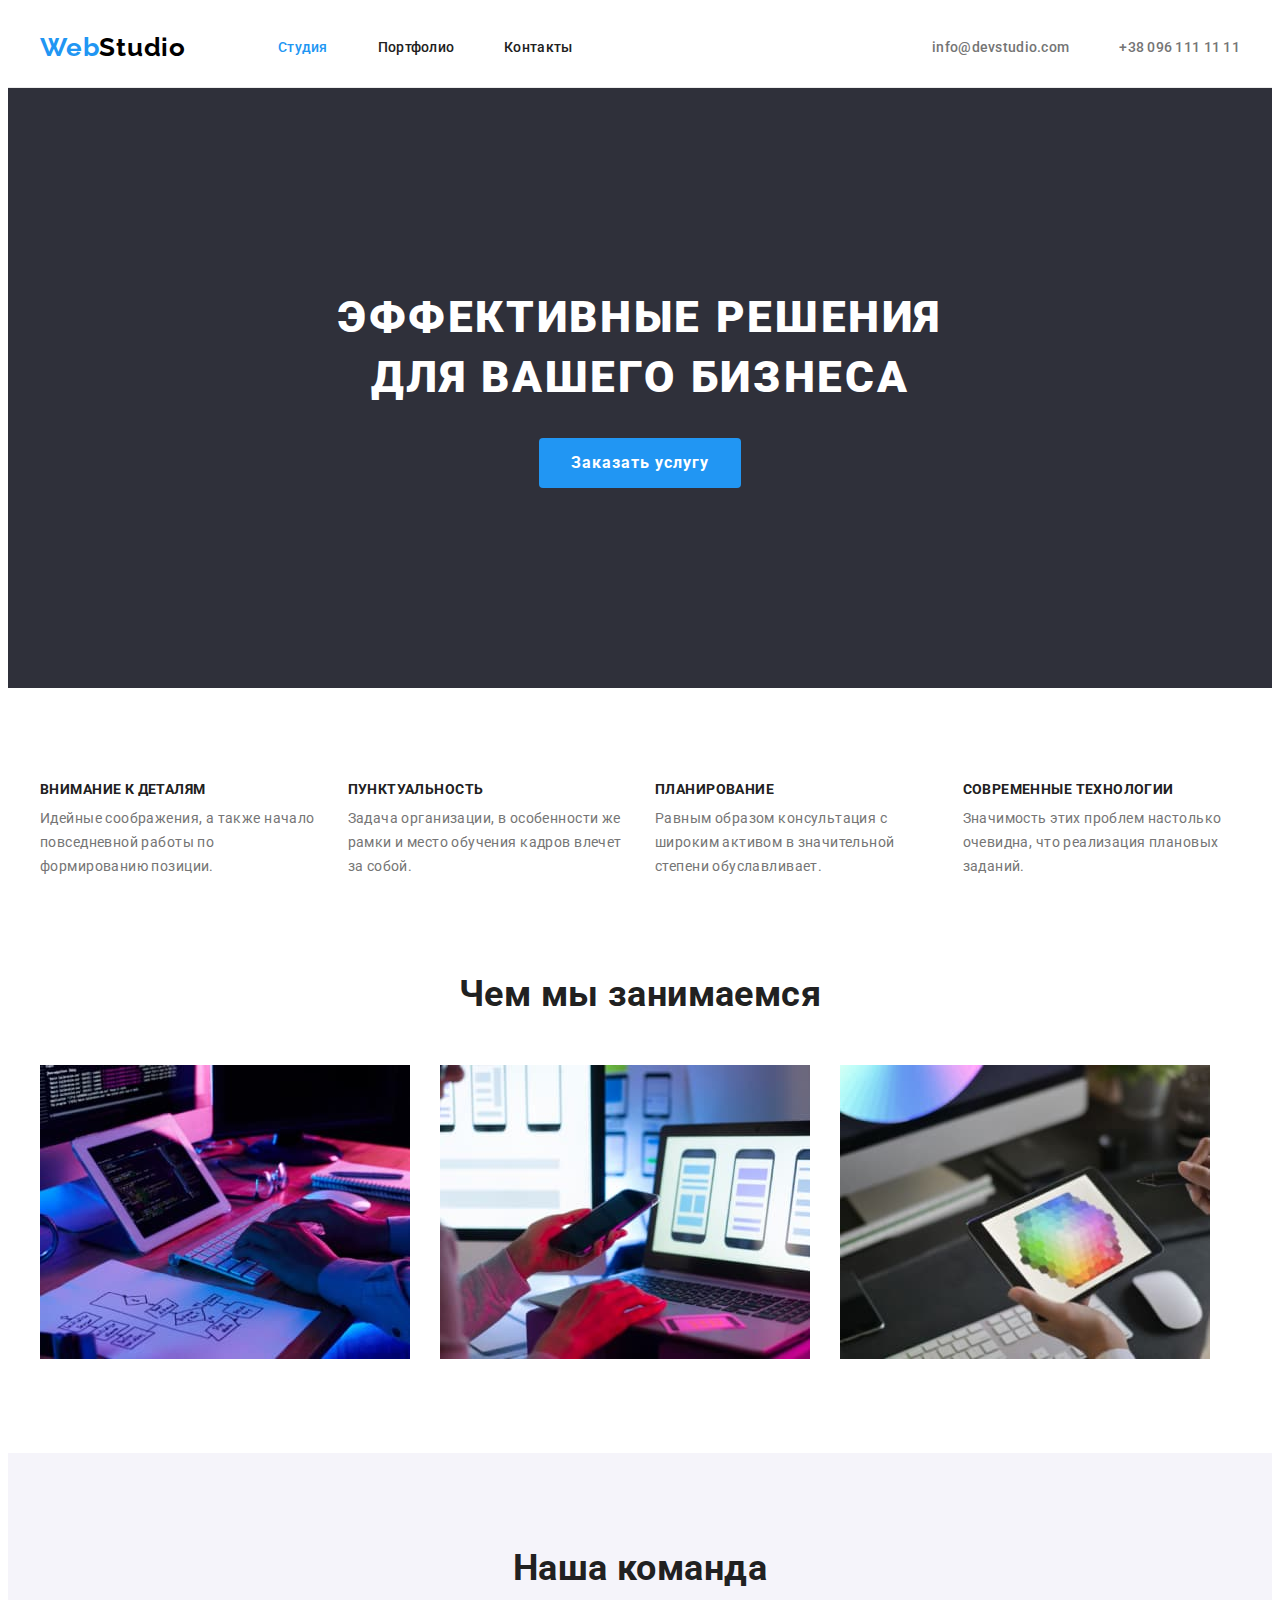
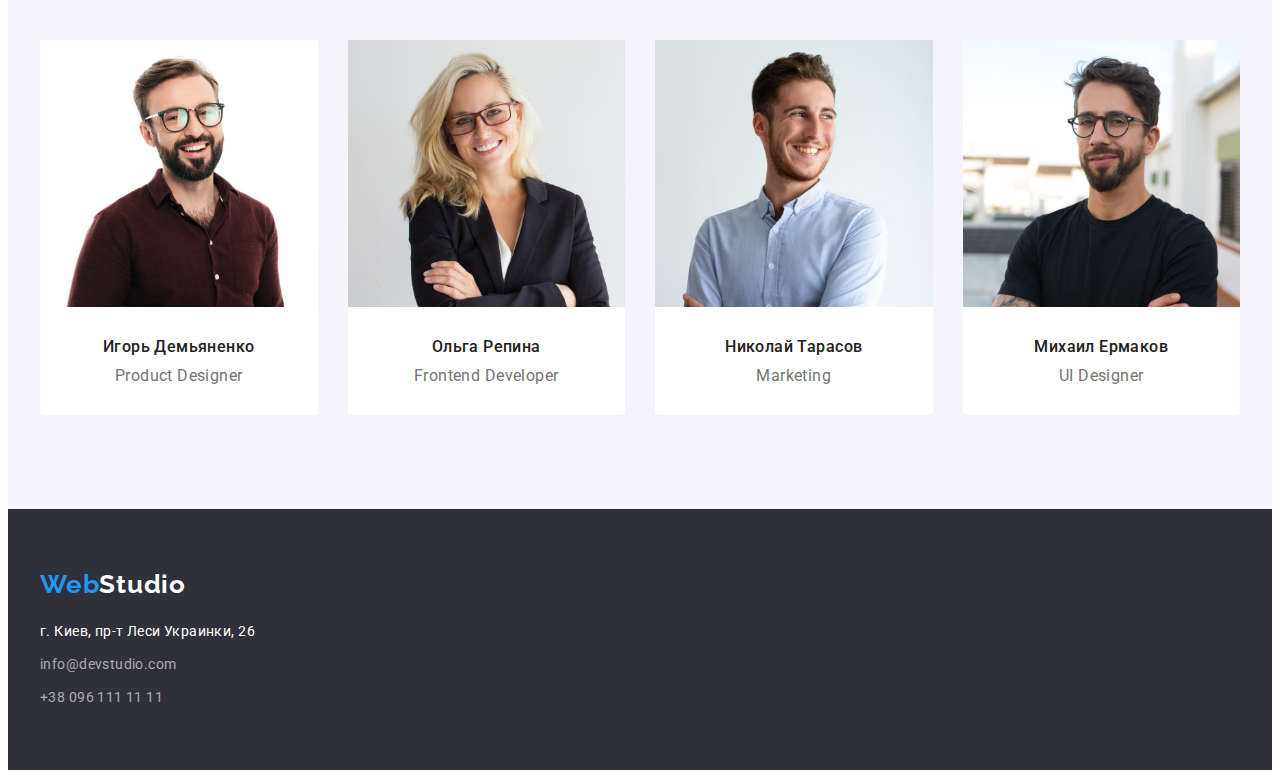
<file: index.html>
<!DOCTYPE html>
<html lang="ru">
  <head>
    <meta charset="UTF-8" />
    <meta http-equiv="X-UA-Compatible" content="IE=edge" />
    <meta name="viewport" content="width=device-width, initial-scale=1.0" />
    <title>Студия</title>
    <link
      rel="stylesheet"
      href="https://cdnjs.cloudflare.com/ajax/libs/modern-normalize/1.1.0/modern-normalize.min.css"
      integrity="sha512-wpPYUAdjBVSE4KJnH1VR1HeZfpl1ub8YT/NKx4PuQ5NmX2tKuGu6U/JRp5y+Y8XG2tV+wKQpNHVUX03MfMFn9Q=="
      crossorigin="anonymous"
      referrerpolicy="no-referrer"
    />
    <link rel="preconnect" href="https://fonts.gstatic.com" />
    <link
      href="https://fonts.googleapis.com/css2?family=Raleway:wght@700&family=Roboto:wght@400;500;700;900&display=swap"
      rel="stylesheet"
    />
    <link rel="stylesheet" href="./css/styles.css" />
  </head>
  <body>
    <header class="section top">
      <div class="container">
        <a class="logo" href="./" lang="en"><span class="logo-web">Web</span>Studio</a>
        <nav class="menu">
          <ul class="menu-list">
            <li class="item">
              <a class="menu-link active" href="">Студия</a>
            </li>
            <li class="item">
              <a class="menu-link" href="./portfolio.html">Портфолио</a>
            </li>
            <li class="item">
              <a class="menu-link" href="">Контакты</a>
            </li>
          </ul>
        </nav>
        <ul class="contacts-list">
          <li class="item">
            <a class="contacts-link" href="mailto:info@devstudio.com" lang="en"
              >info&#64;devstudio.com</a
            >
          </li>
          <li class="item">
            <a class="contacts-link" href="tel:+380961111111">+38 096 111 11 11</a>
          </li>
        </ul>
      </div>
    </header>
    <main>
      <section class="section hero">
        <div class="container">
          <h1 class="hero-title">
            Эффективные решения <br />
            для вашего бизнеса
          </h1>
          <button class="hero-button" type="button">Заказать услугу</button>
        </div>
      </section>
      <section class="section benefits">
        <div class="container">
          <h2 class="title visually-hidden">Нашы преимущества</h2>
          <ul class="benefits-list">
            <li class="benefits-item">
              <h3 class="title">Внимание к деталям</h3>
              <p>
                Идейные соображения, а также начало повседневной работы по формированию позиции.
              </p>
            </li>
            <li class="benefits-item">
              <h3 class="title">Пунктуальность</h3>
              <p>
                Задача организации, в особенности же рамки и место обучения кадров влечет за собой.
              </p>
            </li>
            <li class="benefits-item">
              <h3 class="title">Планирование</h3>
              <p>
                Равным образом консультация с широким активом в значительной степени обуславливает.
              </p>
            </li>
            <li class="benefits-item">
              <h3 class="title">Современные технологии</h3>
              <p>Значимость этих проблем настолько очевидна, что реализация плановых заданий.</p>
            </li>
          </ul>
        </div>
      </section>
      <section class="section workshop">
        <div class="container">
          <h2 class="title">Чем мы занимаемся</h2>
          <ul class="workshop-list">
            <li class="workshop-item">
              <img
                src="./image/pic1.jpg"
                alt="Написание программ на компьютер"
                width="370"
                height="294"
              />
            </li>
            <li class="workshop-item">
              <img
                src="./image/pic2.jpg"
                alt="Создание мобильных приложений"
                width="370"
                height="294"
              />
            </li>
            <li class="workshop-item">
              <img src="./image/pic3.jpg" alt="Создание веб-дизайна" width="370" height="294" />
            </li>
          </ul>
        </div>
      </section>
      <section class="section team">
        <div class="container">
          <h2 class="title our-team">Наша команда</h2>
          <ul class="team-list">
            <li class="team-item">
              <img src="./image/team1.jpg" alt="Игорь Демьяненко" width="270" height="260" />
              <div class="team-box">
                <h3 class="title">Игорь Демьяненко</h3>
                <p>Product Designer</p>
              </div>
            </li>
            <li class="team-item">
              <img src="./image/team2.jpg" alt="Ольга Репина" width="270" height="260" />
              <div class="team-box">
                <h3 class="title">Ольга Репина</h3>
                <p>Frontend Developer</p>
              </div>
            </li>
            <li class="team-item">
              <img src="./image/team3.jpg" alt="Николай Тарасов" width="270" height="260" />
              <div class="team-box">
                <h3 class="title">Николай Тарасов</h3>
                <p>Marketing</p>
              </div>
            </li>
            <li class="team-item">
              <img src="./image/team4.jpg" alt="Михаил Ермаков" width="270" height="260" />
              <div class="team-box">
                <h3 class="title">Михаил Ермаков</h3>
                <p>UI Designer</p>
              </div>
            </li>
          </ul>
        </div>
      </section>
    </main>
    <footer class="bottom">
      <div class="container">
        <a class="logo" href="./" lang="en"><span class="logo-web">Web</span>Studio</a>
        <address>
          <ul class="post">
            <li class="post-item">
              <a
                class="post-office"
                href="https://goo.gl/maps/JSEBy3F9zfWoDeXW9"
                target="_blank"
                rel="noopener noreferrer"
                >г. Киев, пр-т Леси Украинки, 26
              </a>
            </li>
            <li class="post-item">
              <a class="post-link" href="mailto:info@devstudio.com" lang="en"
                >info&#64;devstudio.com</a
              >
            </li>
            <li class="post-item">
              <a class="post-link" href="tel:+380961111111">+38 096 111 11 11</a>
            </li>
          </ul>
        </address>
      </div>
    </footer>
  </body>
</html>
</file>
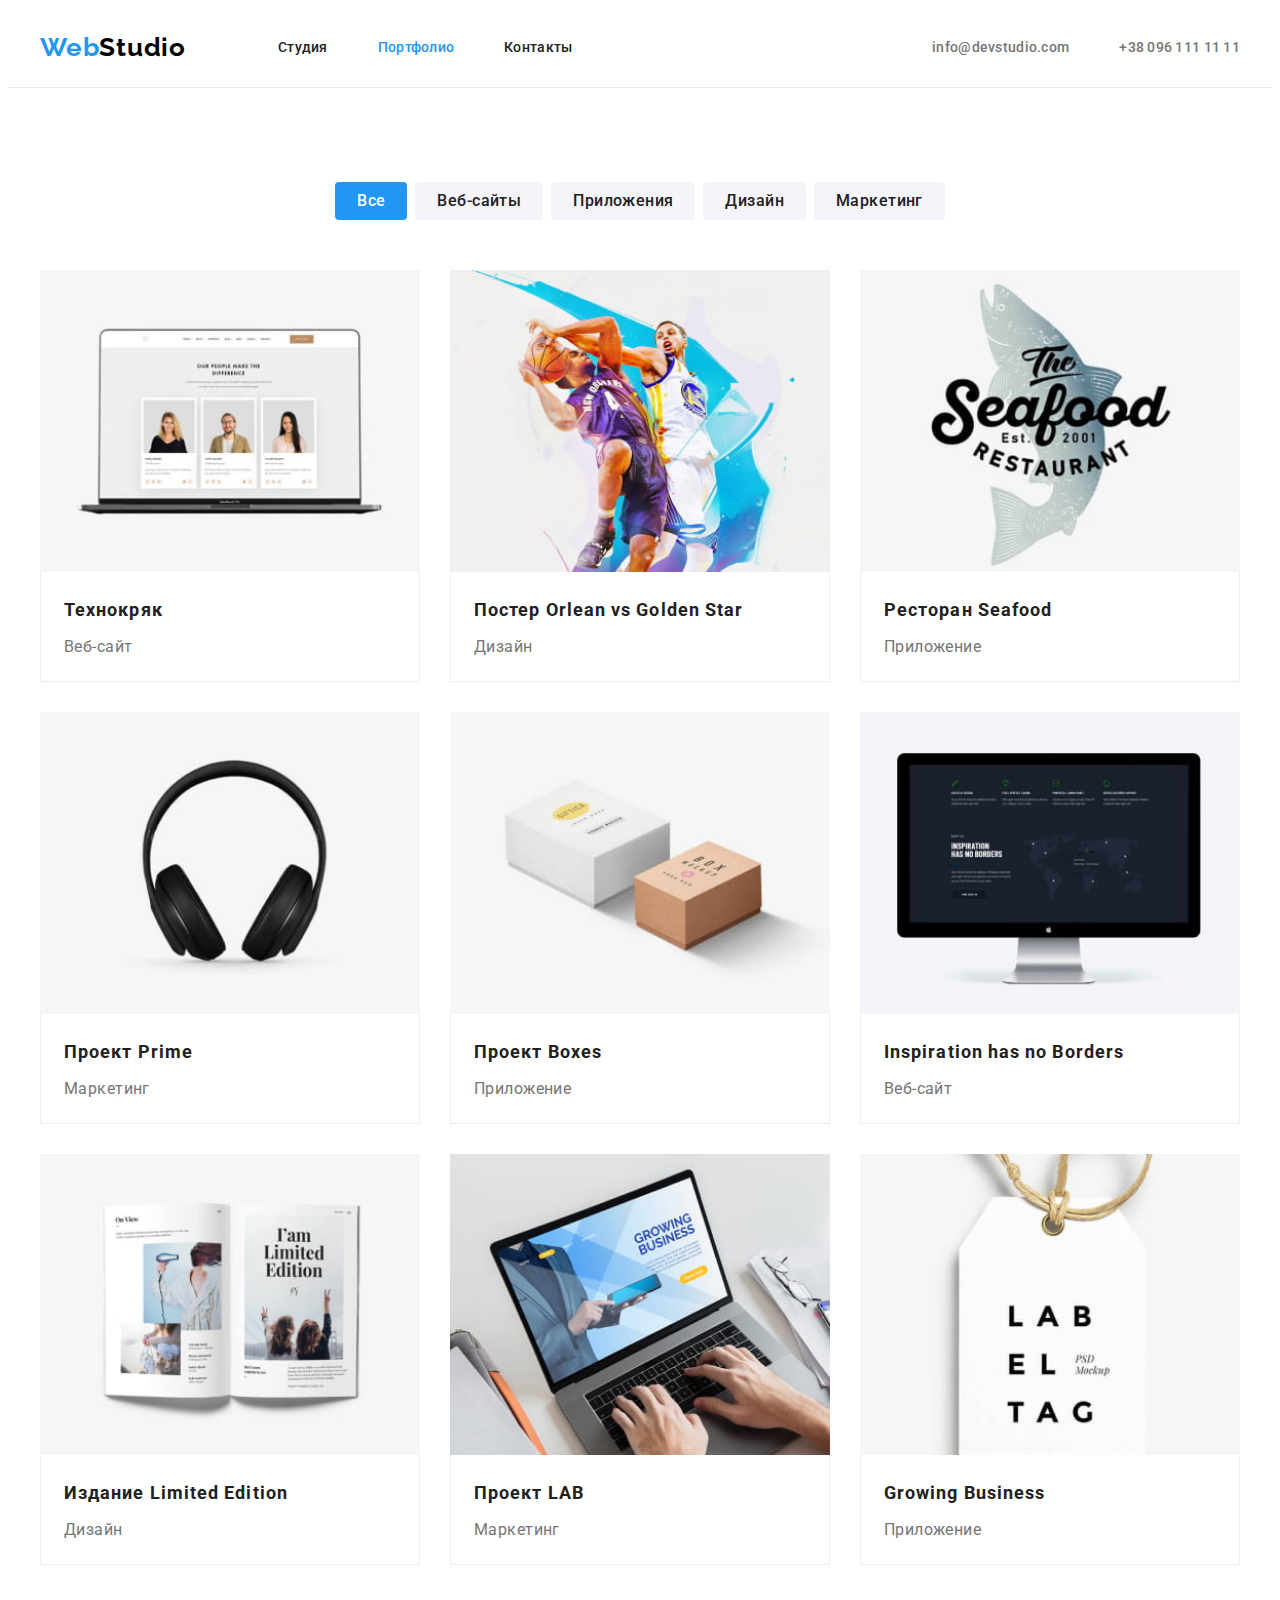
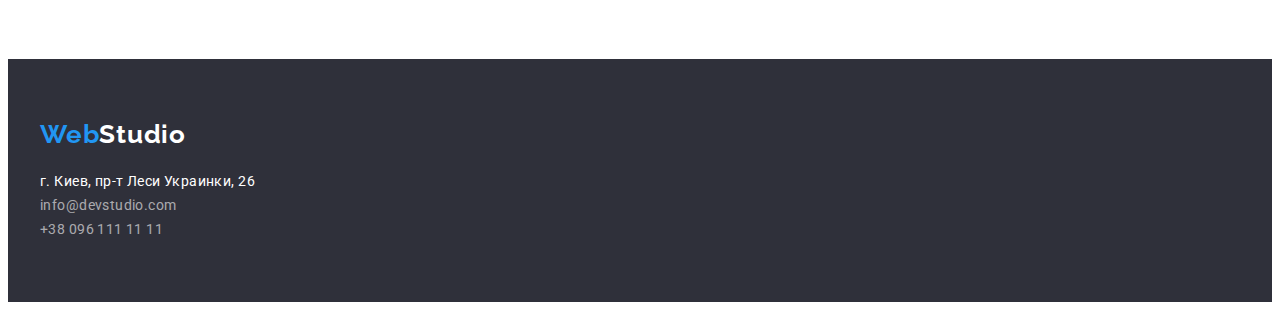
<file: portfolio.html>
<!DOCTYPE html>
<html lang="ru">
  <head>
    <meta charset="UTF-8" />
    <meta http-equiv="X-UA-Compatible" content="IE=edge" />
    <meta name="viewport" content="width=device-width, initial-scale=1.0" />
    <title>Портфолио</title>
    <link
      rel="stylesheet"
      href="https://cdnjs.cloudflare.com/ajax/libs/modern-normalize/1.1.0/modern-normalize.min.css"
      integrity="sha512-wpPYUAdjBVSE4KJnH1VR1HeZfpl1ub8YT/NKx4PuQ5NmX2tKuGu6U/JRp5y+Y8XG2tV+wKQpNHVUX03MfMFn9Q=="
      crossorigin="anonymous"
      referrerpolicy="no-referrer"
    />
    <link rel="preconnect" href="https://fonts.gstatic.com" />
    <link
      href="https://fonts.googleapis.com/css2?family=Raleway:wght@700&family=Roboto:wght@400;500;700;900&display=swap"
      rel="stylesheet"
    />
    <link rel="stylesheet" href="./css/styles.css" />
  </head>
  <body>
    <header class="section top">
      <div class="container">
        <a class="logo" href="./" lang="en"><span class="logo-web">Web</span>Studio</a>
        <nav class="menu">
          <ul class="menu-list">
            <li class="item">
              <a class="menu-link" href="./index.html">Студия</a>
            </li>
            <li class="item">
              <a class="menu-link active" href="./portfolio.html">Портфолио</a>
            </li>
            <li class="item">
              <a class="menu-link" href="">Контакты</a>
            </li>
          </ul>
        </nav>
        <ul class="contacts-list">
          <li class="item">
            <a class="contacts-link" href="mailto:info@devstudio.com" lang="en"
              >info&#64;devstudio.com</a
            >
          </li>
          <li class="item">
            <a class="contacts-link" href="tel:+380961111111">+38 096 111 11 11</a>
          </li>
        </ul>
      </div>
    </header>
    <main>
      <section class="section portfolio">
        <div class="container">
          <h1 class="title visually-hidden">Поиск портфолио</h1>
          <ul class="search-list">
            <li class="search-item">
              <button class="search-bt active-bt" type="button">Все</button>
            </li>
            <li class="search-item">
              <button class="search-bt" type="button">Веб-сайты</button>
            </li>
            <li class="search-item">
              <button class="search-bt" type="button">Приложения</button>
            </li>
            <li class="search-item">
              <button class="search-bt" type="button">Дизайн</button>
            </li>
            <li class="search-item">
              <button class="search-bt" type="button">Маркетинг</button>
            </li>
          </ul>
          <ul class="portfolio-list">
            <li class="portfolio-item">
              <a class="portfolio-link" href="">
                <img
                  src="./image/portfolio/portfolio1.jpg"
                  alt="Страница сайта Технокряк з иконками людей на ноутбуке"
                  width="370"
                  height="294"
                />
                <div class="portfolio-box">
                  <h2 class="title-prt">Технокряк</h2>
                  <p class="descr-prt">Веб-сайт</p>
                </div>
              </a>
            </li>
            <li class="portfolio-item">
              <a class="portfolio-link" href="">
                <img
                  src="./image/portfolio/portfolio2.jpg"
                  alt="Два баскетболиста в прыжке с мячом"
                  width="370"
                  height="294"
                />
                <div class="portfolio-box">
                  <h2 class="title-prt">Постер <span lang="en">Orlean vs Golden Star</span></h2>
                  <p class="descr-prt">Дизайн</p>
                </div>
              </a>
            </li>
            <li class="portfolio-item">
              <a class="portfolio-link" href="">
                <img
                  src="./image/portfolio/portfolio3.jpg"
                  alt="Логотип ресторана"
                  width="370"
                  height="294"
                />
                <div class="portfolio-box">
                  <h2 class="title-prt">Ресторан <span lang="en">Seafood</span></h2>
                  <p class="descr-prt">Приложение</p>
                </div>
              </a>
            </li>
            <li class="portfolio-item">
              <a class="portfolio-link" href="">
                <img
                  src="./image/portfolio/portfolio4.jpg"
                  alt="Черные большые наушники"
                  width="370"
                  height="294"
                />
                <div class="portfolio-box">
                  <h2 class="title-prt">Проект <span lang="en">Prime</span></h2>
                  <p class="descr-prt">Маркетинг</p>
                </div>
              </a>
            </li>
            <li class="portfolio-item">
              <a class="portfolio-link" href="">
                <img
                  src="./image/portfolio/portfolio5.jpg"
                  alt="Две картонные коробки"
                  width="370"
                  height="294"
                />
                <div class="portfolio-box">
                  <h2 class="title-prt">Проект <span lang="en">Boxes</span></h2>
                  <p class="descr-prt">Приложение</p>
                </div>
              </a>
            </li>
            <li class="portfolio-item">
              <a class="portfolio-link" href="">
                <img
                  src="./image/portfolio/portfolio6.jpg"
                  alt="Чорный монитор з открытой страницей сайта"
                  width="370"
                  height="294"
                />
                <div class="portfolio-box">
                  <h2 class="title-prt" lang="en">Inspiration has no Borders</h2>
                  <p class="descr-prt">Веб-сайт</p>
                </div>
              </a>
            </li>
            <li class="portfolio-item">
              <a class="portfolio-link" href="">
                <img
                  src="./image/portfolio/portfolio7.jpg"
                  alt="Открытая книга з рисунками"
                  width="370"
                  height="294"
                />
                <div class="portfolio-box">
                  <h2 class="title-prt">Издание <span lang="en">Limited Edition</span></h2>
                  <p class="descr-prt">Дизайн</p>
                </div>
              </a>
            </li>
            <li class="portfolio-item">
              <a class="portfolio-link" href="">
                <img
                  src="./image/portfolio/portfolio9.jpg"
                  alt="Бумажная лейба на веревке з названием"
                  width="370"
                  height="294"
                />
                <div class="portfolio-box">
                  <h2 class="title-prt">Проект <span lang="en">LAB</span></h2>
                  <p class="descr-prt">Маркетинг</p>
                </div>
              </a>
            </li>
            <li class="portfolio-item">
              <a class="portfolio-link" href="">
                <img
                  src="./image/portfolio/portfolio8.jpg"
                  alt="Ноутбук з открытим приложением"
                  width="370"
                  height="294"
                />
                <div class="portfolio-box">
                  <h2 class="title-prt" lang="en">Growing Business</h2>
                  <p class="descr-prt">Приложение</p>
                </div>
              </a>
            </li>
          </ul>
        </div>
      </section>
    </main>
    <footer class="bottom">
      <div class="container">
        <a class="logo" href="./" lang="en"><span class="logo-web">Web</span>Studio</a>
        <address>
          <ul class="post">
            <li>
              <a
                class="post-office"
                href="https://goo.gl/maps/JSEBy3F9zfWoDeXW9"
                target="_blank"
                rel="noopener noreferrer"
                >г. Киев, пр-т Леси Украинки, 26
              </a>
            </li>
            <li>
              <a class="post-link" href="mailto:info@devstudio.com" lang="en"
                >info&#64;devstudio.com</a
              >
            </li>
            <li>
              <a class="post-link" href="tel:+380961111111">+38 096 111 11 11</a>
            </li>
          </ul>
        </address>
      </div>
    </footer>
  </body>
</html>
</file>
<file: css/styles.css>
:root {
  --page-gap: 30px;
  --page-text-color: rgb(117, 117, 117);
  --page-bgcolor: rgb(47, 48, 58);
  --page-color-first: rgb(255, 255, 255);
  --page-color-second: rgb(33, 150, 243);
}
body {
  font-family: 'Roboto', Arial, Helvetica, sans-serif;
  font-size: 14px;
  line-height: 1.71;

  letter-spacing: 0.03em;

  color: var(--page-text-color);
}
h1,
h2,
h3,
h4,
h5,
h6,
ul,
p {
  margin-top: 0;
  margin-bottom: 0;
}
ul,
ol {
  margin-top: 0;
  margin-bottom: 0;
  padding-left: 0;
}
img {
  display: block;
  width: 100%;
  height: auto;
}
.container {
  width: 1200px;
  margin-left: auto;
  margin-right: auto;
  padding-left: 15px;
  padding-right: 15px;
}
.section {
  padding-top: 94px;
  padding-bottom: 94px;
}

/*== Header ==*/
.section.top {
  padding-top: 0;
  padding-bottom: 0;

  border-bottom: 1px solid rgb(236, 236, 236);
}
.top .container {
  display: flex;
  align-items: center;
}

/*== Logo ==*/
.logo {
  width: 145px;
  padding: 24px 0px;

  text-decoration: none;
  font-family: 'Raleway', sans-serif;
  font-weight: 700;
  font-size: 26px;
  line-height: 1.19;
  letter-spacing: 0.03em;

  color: rgb(0, 0, 0);
}
.logo-web {
  color: var(--page-color-second);
}

/*== Navigation ==*/
.menu {
  margin-left: 93px;

  font-weight: 500;
  line-height: 1.14;
  letter-spacing: 0.02em;
}
.menu-list {
  display: flex;

  list-style: none;
}
.menu-list .item:not(:first-child) {
  margin-left: 50px;
}
.menu-link {
  display: block;
  padding-top: 32px;
  padding-bottom: 31px;

  text-decoration: none;

  color: rgb(33, 33, 33);
}
.menu-link:hover,
.menu-link:focus {
  color: var(--page-color-second);
}
.active {
  color: var(--page-color-second);
}

/*== Contacts ==*/
.contacts-list {
  display: flex;
  margin-left: auto;

  list-style: none;
  font-weight: 500;
  line-height: 1.14;
  letter-spacing: 0.02em;
}
.contacts-link {
  display: block;
  padding-top: 32px;
  padding-bottom: 31px;

  text-decoration: none;

  color: inherit;
}
.contacts-link:hover,
.contacts-link:focus {
  color: var(--page-color-second);
}
.contacts-list .item + .item {
  margin-left: 50px;
}

/*== Footer ==*/
.bottom {
  padding-top: 60px;
  padding-bottom: 60px;
  background-color: var(--page-bgcolor);
}
.bottom .logo {
  display: inline-block;
  margin-bottom: 20px;
  padding: 0 0;
  color: var(--page-color-first);
}
.post {
  list-style: none;

  font-style: normal;
}
.post-item:not(:last-child) {
  margin-bottom: 9px;
}
.post-office {
  text-decoration: none;

  color: var(--page-color-first);
}
.post-link {
  text-decoration: none;

  color: rgba(255, 255, 255, 0.6);
}
.post-link:hover,
.post-link:focus,
.post-office:hover,
.post-office:focus {
  color: var(--page-color-second);
}

/*== Hero ==*/
.hero {
  padding-top: 200px;
  padding-bottom: 200px;

  text-align: center;
  background-color: var(--page-bgcolor);
}
.hero-title {
  margin-bottom: var(--page-gap);
  font-weight: 900;
  font-size: 44px;
  line-height: 1.36;
  text-align: center;
  letter-spacing: 0.06em;
  text-transform: uppercase;

  color: var(--page-color-first);
}
.hero-button {
  border: none;
  border-radius: 4px;
  padding: 10px 32px 10px 32px;

  font-family: 'Roboto', Arial, Helvetica, sans-serif;
  font-weight: 700;
  font-size: 16px;
  line-height: 1.87;
  text-align: center;
  letter-spacing: 0.06em;

  cursor: pointer;

  color: var(--page-color-first);
  background-color: var(--page-color-second);
}

/*== Main ==*/
.title {
  font-weight: 700;
  font-size: 36px;
  line-height: 1.17;
  text-align: center;

  color: rgb(33, 33, 33);
}

/*== Section benefits ==*/
.benefits-list {
  display: flex;
  flex-wrap: wrap;
  margin-top: -30px;
  margin-left: -30px;

  list-style: none;
}
.benefits-item {
  flex-basis: calc(100% / 4 - var(--page-gap));
  margin-top: var(--page-gap);
  margin-left: var(--page-gap);
}
.title.visually-hidden {
  position: absolute;
  clip: rect(0 0 0 0);
  width: 1px;
  height: 1px;
  margin: -1px;
}
.benefits-item .title {
  margin-bottom: 10px;

  font-size: 14px;
  line-height: 1.14;
  text-transform: uppercase;
  text-align: left;
}

/*==Section Workshop==*/
.section.workshop {
  padding-top: 0;
}
.workshop-list {
  display: flex;

  list-style: none;
}
.workshop .title {
  margin-bottom: 50px;
}
.workshop-list .workshop-item:not(:first-child) {
  margin-left: var(--page-gap);
}

/*== Section Team ==*/
.team {
  background-color: rgb(245, 244, 250);
}
.title.our-team {
  margin-bottom: 50px;
}
.team-list {
  display: flex;
  flex-wrap: wrap;
  margin-top: -30px;
  margin-left: -30px;

  list-style: none;
}

.team-item {
  flex-basis: calc(100% / 4 - var(--page-gap));
  margin-top: var(--page-gap);
  margin-left: var(--page-gap);

  border-radius: 0px 0px 4px 4px;

  font-size: 16px;
  line-height: 1.19;
  text-align: center;

  background-color: rgb(255, 255, 255);
}
.team-box {
  padding-top: var(--page-gap);
  padding-bottom: var(--page-gap);
}
.team-box .title {
  margin-bottom: 10px;
  font-weight: 500;
  font-size: 16px;
  line-height: 1.19;
}

/*=== Portfolio ===*/
/*== Search button ==*/
.search-list {
  display: flex;
  justify-content: center;
  margin-bottom: 50px;

  list-style: none;
}
.search-bt {
  border: none;
  border-radius: 4px;
  padding: 6px 22px 6px 22px;

  font-family: 'Roboto', Arial, Helvetica, sans-serif;
  font-weight: 500;
  font-size: 16px;
  line-height: 1.62;
  text-align: center;
  letter-spacing: inherit;
  color: rgb(33, 33, 33);
  background-color: rgb(245, 244, 250);

  cursor: pointer;
}
.search-list > .search-item:not(:last-child) {
  margin-right: 8px;
}
.active-bt {
  color: var(--page-color-first);
  background-color: var(--page-color-second);
}
.search-bt:hover,
.search-bt:focus {
  color: var(--page-color-first);
  background-color: var(--page-color-second);
}
/*Portfolio list*/
.portfolio-list {
  margin-top: calc(-1 * var(--page-gap));
  margin-left: calc(-1 * var(--page-gap));
  display: flex;
  flex-wrap: wrap;

  list-style: none;
}
.portfolio-link {
  text-decoration: none;
}
.portfolio-item {
  flex-basis: calc(100% / 3 - var(--page-gap));
  margin-top: var(--page-gap);
  margin-left: var(--page-gap);
}
.portfolio-box {
  padding-top: 20px;
  padding-left: 23px;
  padding-right: 23px;
  padding-bottom: 19px;
  border: 1px solid rgb(238, 238, 238);
  border-top: none;
}
.title-prt {
  font-weight: 700;
  font-size: 18px;
  line-height: 2;
  letter-spacing: 0.06em;

  color: rgb(33, 33, 33);
}
.descr-prt {
  margin-top: 4px;

  font-size: 16px;
  line-height: 1.87;

  color: rgb(117, 117, 117);
}
</file>
